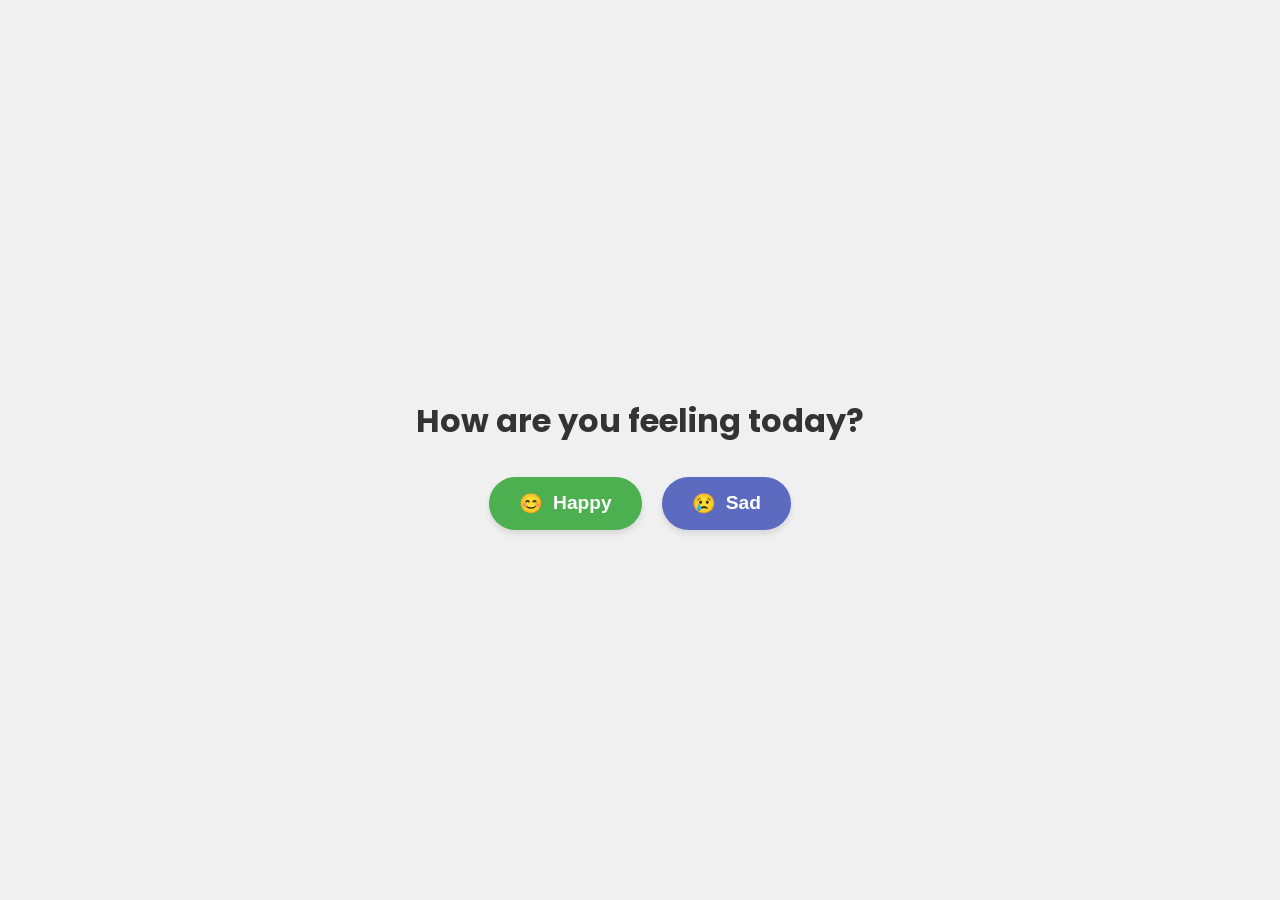
<file: legacy_static/index.html>
<!DOCTYPE html>
<html lang="en">

<head>
    <meta charset="UTF-8">
    <meta name="viewport" content="width=device-width, initial-scale=1.0">
    <title>Mood Fortune Teller</title>
    <link rel="stylesheet" href="style.css">
    <link href="https://fonts.googleapis.com/css2?family=Poppins:wght@400;600;800&display=swap" rel="stylesheet">
</head>

<body>
    <div id="app">
        <!-- Mood Selection Screen -->
        <section id="mood-screen" class="screen active">
            <h1>How are you feeling today?</h1>
            <div class="mood-buttons">
                <button class="mood-btn happy" data-mood="happy">
                    <span class="emoji">😊</span> Happy
                </button>
                <button class="mood-btn sad" data-mood="sad">
                    <span class="emoji">😢</span> Sad
                </button>
            </div>
        </section>

        <!-- Main Fortune Teller Screen -->
        <section id="game-screen" class="screen hidden">
            <div class="header">
                <button id="back-btn">← Back</button>
                <h2 id="instruction-text">Pick a color</h2>
            </div>

            <div class="fortune-teller-container">
                <div id="fortune-teller" class="fortune-teller">
                    <!-- Dynamic content will be injected here -->
                </div>
            </div>
        </section>

        <!-- Result Screen -->
        <section id="result-screen" class="screen hidden">
            <div class="result-content">
                <h2>Your Fortune</h2>
                <p id="fortune-text"></p>
                <button id="restart-btn" class="primary-btn">Start Over</button>
            </div>
        </section>
    </div>
    <script src="script.js"></script>
</body>

</html>
</file>
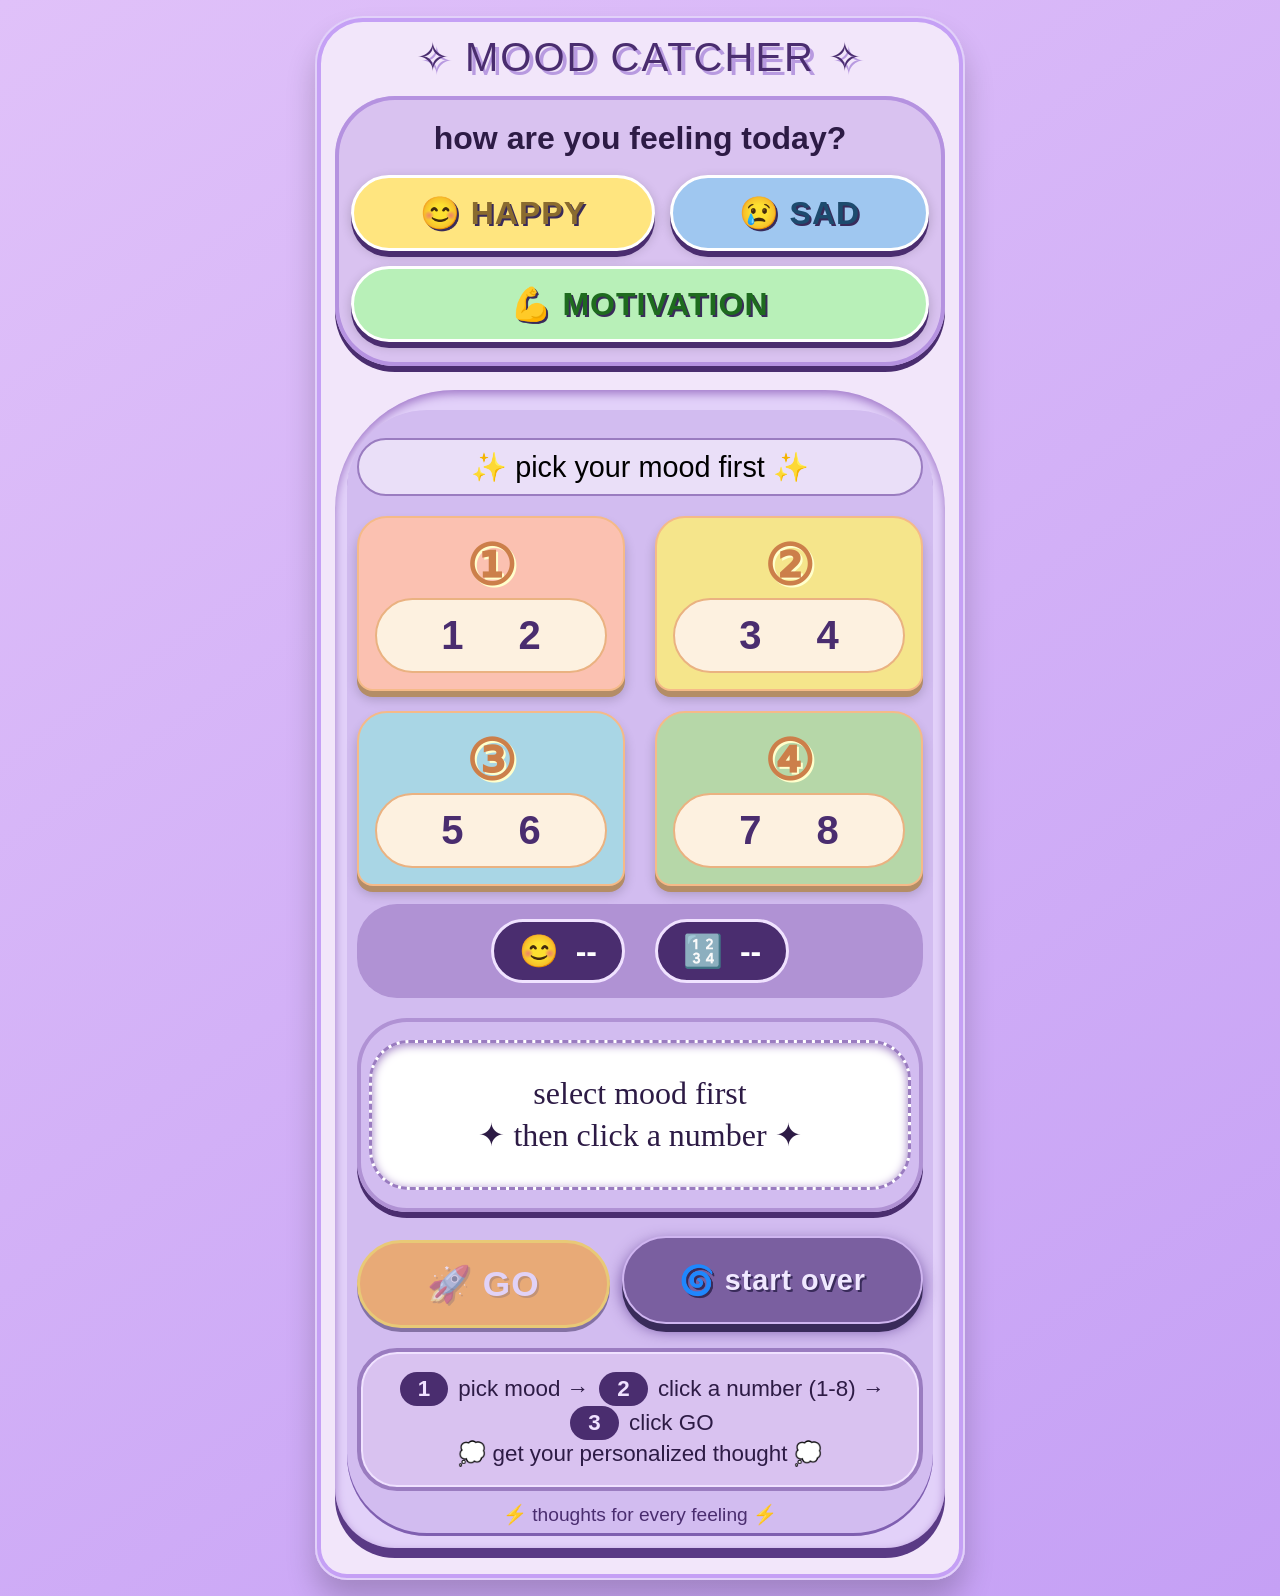
<file: three/index.html>
<!DOCTYPE html>
<html lang="en">
<head>
    <meta charset="UTF-8">
    <meta name="viewport" content="width=device-width, initial-scale=1.0">
    <title>mood catcher · thoughts for every feeling</title>
    <style>
        * {
            box-sizing: border-box;
            margin: 0;
            user-select: none;
        }

        body {
            background: linear-gradient(145deg, #e0c1f9 0%, #c5a0f5 100%);
            min-height: 100vh;
            display: flex;
            justify-content: center;
            align-items: center;
            font-family: 'Segoe UI', 'Comic Sans MS', 'Chalkboard SE', cursive, sans-serif;
            margin: 0;
            padding: 16px;
        }

        .game-container {
            background: #f2e6fa;
            border-radius: 48px 48px 32px 32px;
            box-shadow: 0 20px 30px rgba(0,0,0,0.2), inset 0 0 0 2px #e2d1f9, inset 0 0 0 6px #c5a0f5;
            padding: 28px 20px 32px 20px;
            max-width: 650px;
            width: 100%;
        }

        h1 {
            text-align: center;
            font-size: 2.5rem;
            font-weight: 500;
            letter-spacing: 2px;
            color: #4a2d6f;
            text-shadow: 4px 4px 0 #b89ae0;
            margin-top: -10px;
            margin-bottom: 16px;
            word-break: break-word;
        }

        /* MOOD SELECTOR */
        .mood-selector {
            background: #d9c2f0;
            border-radius: 60px;
            padding: 24px 16px;
            margin-bottom: 24px;
            box-shadow: inset 0 0 0 4px #b592e0, 0 6px 0 #4a2d6f;
        }

        .mood-title {
            font-size: 2rem;
            text-align: center;
            color: #2d1b45;
            margin-bottom: 18px;
            font-weight: 600;
        }

        .mood-buttons {
            display: flex;
            flex-wrap: wrap;
            justify-content: center;
            gap: 15px;
        }

        .mood-btn {
            font-size: 2rem;
            padding: 16px 28px;
            border-radius: 60px;
            border: none;
            font-weight: bold;
            cursor: pointer;
            transition: 0.1s ease;
            box-shadow: 0 6px 0 #4a2d6f, 0 4px 12px rgba(0,0,0,0.2);
            flex: 1 1 auto;
            min-width: 150px;
            border: 3px solid white;
        }

        .mood-btn.active {
            transform: translateY(4px);
            box-shadow: 0 2px 0 #4a2d6f, 0 4px 12px rgba(0,0,0,0.2);
            border: 3px solid gold;
        }

        #moodHappy {
            background: #ffe57f;
            color: #8a6b2f;
        }
        #moodSad {
            background: #9fc7f0;
            color: #1d4b6e;
        }
        #moodMotivation {
            background: #b8f0b8;
            color: #1e6b1e;
        }

        .fortune-paper {
            background: #e2d1f9;
            border-radius: 120px 120px 60px 60px;
            padding: 20px 12px 12px 12px;
            box-shadow: inset 0 4px 10px #a27ac9, 0 10px 0 #5a3a85;
        }

        .picker-zone {
            background: #d2bcf0;
            border-radius: 80px;
            padding: 18px 10px 10px 10px;
            box-shadow: inset 0 -3px 0 #7f5fb0;
        }

        .fold-grid {
            display: flex;
            flex-wrap: wrap;
            justify-content: center;
            gap: 20px 30px;
            margin: 20px 0 18px;
        }

        .color-flap {
            background: #ffe7c4;
            border-radius: 30px 30px 16px 16px;
            padding: 20px 16px 16px;
            flex: 1 1 180px;
            min-width: 150px;
            box-shadow: 0 6px 0 #b48d66, 0 8px 12px rgba(0,0,0,0.2);
            transition: all 0.1s ease;
            border: 2px solid #f5ba88;
            cursor: pointer;
        }

        .flap-number {
            font-size: 3.5rem;
            line-height: 1;
            font-weight: 700;
            color: #cc7f4a;
            text-align: center;
            text-shadow: 2px 2px 0 #ffc;
            margin-bottom: 4px;
        }

        .flap-numbers {
            display: flex;
            justify-content: center;
            gap: 25px;
            font-size: 2.5rem;
            font-weight: 700;
            color: #4a2d6f;
            background: #fdf1e0;
            border-radius: 60px;
            padding: 8px 16px;
            border: 2px solid #eab281;
            cursor: pointer;
        }

        .flap-numbers span {
            cursor: pointer;
            padding: 5px 15px;
            border-radius: 40px;
            transition: 0.1s ease;
        }

        .flap-numbers span:hover {
            background: #ffd966;
            transform: scale(1.1);
        }

        .flap-numbers span.selected {
            background: gold;
            box-shadow: 0 0 0 3px #ff7f4f;
        }

        .selection-display {
            background: #b092d4;
            border-radius: 40px;
            padding: 15px;
            margin: 10px 0 20px;
            display: flex;
            justify-content: center;
            gap: 30px;
            font-size: 2rem;
            color: white;
            text-shadow: 2px 2px 0 #4a2d6f;
            font-weight: bold;
        }

        .selection-item {
            background: #4a2d6f;
            padding: 10px 25px;
            border-radius: 40px;
            min-width: 120px;
            text-align: center;
            border: 3px solid #f0e2ff;
        }

        .selection-item span {
            color: gold;
            margin-right: 8px;
        }

        .message-screen {
            background: #d2bcf0;
            border-radius: 50px;
            padding: 22px 12px;
            margin: 12px 0 24px;
            box-shadow: inset 0 0 0 4px #b092d4, 0 6px 0 #4a2d6f;
        }

        .message-display {
            background: white;
            font-size: 2rem;
            padding: 26px 16px;
            text-align: center;
            border-radius: 40px;
            color: #2d1b45;
            box-shadow: inset 0 2px 10px #9c7ac2;
            border: 3px dashed #9a7cc0;
            word-break: break-word;
            min-height: 150px;
            display: flex;
            align-items: center;
            justify-content: center;
            line-height: 1.3;
            font-family: 'Kalam', 'Comic Sans MS', cursive;
        }

        .action-panel {
            display: flex;
            flex-wrap: wrap;
            justify-content: center;
            gap: 12px;
            margin: 16px 0 8px;
        }

        button {
            background: #7a5fa0;
            border: none;
            font-size: 1.8rem;
            font-weight: bold;
            padding: 18px 28px;
            border-radius: 60px;
            color: #f0e8ff;
            text-shadow: 2px 2px 0 #392b5a;
            box-shadow: 0 8px 0 #392b5a, 0 6px 16px #6f4f9f;
            cursor: pointer;
            transition: 0.06s linear;
            font-family: inherit;
            letter-spacing: 1px;
            flex: 1 1 auto;
            min-width: 160px;
            border: 2px solid #cfb5f0;
        }

        button:active {
            transform: translateY(6px);
            box-shadow: 0 2px 0 #392b5a, 0 6px 16px #6f4f9f;
        }

        button:disabled {
            opacity: 0.5;
            transform: translateY(4px);
            box-shadow: 0 4px 0 #392b5a;
            cursor: not-allowed;
        }

        .go-button {
            background: #ff9900;
            text-shadow: 2px 2px 0 #b36b00;
            box-shadow: 0 8px 0 #b36b00, 0 6px 16px #ffb347;
            font-size: 2.2rem;
            padding: 20px 40px;
            min-width: 200px;
            border: 3px solid gold;
        }

        .go-button:active {
            transform: translateY(6px);
            box-shadow: 0 2px 0 #b36b00, 0 6px 16px #ffb347;
        }

        .go-button.ready {
            animation: pulse 1.5s infinite;
        }

        @keyframes pulse {
            0% { transform: scale(1); }
            50% { transform: scale(1.05); background: #ffb347; }
            100% { transform: scale(1); }
        }

        .instructions {
            background: #d9c2f0;
            border-radius: 40px;
            padding: 20px 16px;
            margin-top: 24px;
            font-size: 1.4rem;
            text-align: center;
            color: #2d1b45;
            border: 4px solid #9a7cc0;
            box-shadow: inset 0 0 0 2px #f0e2ff;
        }

        .instructions span {
            background: #4a2d6f;
            color: #f0e2ff;
            padding: 4px 18px;
            border-radius: 60px;
            margin: 0 4px;
            font-weight: 600;
            display: inline-block;
        }

        .credit {
            text-align: center;
            margin-top: 12px;
            color: #4a2d6f;
            font-size: 1.2rem;
        }

        .mood-indicator {
            font-size: 1.8rem;
            text-align: center;
            margin: 10px 0;
            padding: 10px;
            background: #ffffff88;
            border-radius: 40px;
            border: 2px solid #9a7cc0;
        }
    </style>
</head>
<body>
<div class="game-container">
    <h1>✧ MOOD CATCHER ✧</h1>
    
    <!-- MOOD SELECTOR SECTION -->
    <div class="mood-selector">
        <div class="mood-title">how are you feeling today?</div>
        <div class="mood-buttons">
            <button class="mood-btn" id="moodHappy">😊 HAPPY</button>
            <button class="mood-btn" id="moodSad">😢 SAD</button>
            <button class="mood-btn" id="moodMotivation">💪 MOTIVATION</button>
        </div>
    </div>

    <div class="fortune-paper">
        <div class="picker-zone">
            <!-- mood indicator -->
            <div class="mood-indicator" id="moodDisplay">✨ pick your mood first ✨</div>

            <!-- the four coloured flaps with numbers 1-8 (clickable) -->
            <div class="fold-grid">
                <!-- flap 1 : red - numbers 1,2 -->
                <div class="color-flap" style="background: #fbc1b1;" data-flap="1">
                    <div class="flap-number">①</div>
                    <div class="flap-numbers">
                        <span data-number="1">1</span>
                        <span data-number="2">2</span>
                    </div>
                </div>
                <!-- flap 2 : yellow - numbers 3,4 -->
                <div class="color-flap" style="background: #f5e58b;" data-flap="2">
                    <div class="flap-number">②</div>
                    <div class="flap-numbers">
                        <span data-number="3">3</span>
                        <span data-number="4">4</span>
                    </div>
                </div>
                <!-- flap 3 : blue - numbers 5,6 -->
                <div class="color-flap" style="background: #a9d6e5;" data-flap="3">
                    <div class="flap-number">③</div>
                    <div class="flap-numbers">
                        <span data-number="5">5</span>
                        <span data-number="6">6</span>
                    </div>
                </div>
                <!-- flap 4 : green - numbers 7,8 -->
                <div class="color-flap" style="background: #b6d7a8;" data-flap="4">
                    <div class="flap-number">④</div>
                    <div class="flap-numbers">
                        <span data-number="7">7</span>
                        <span data-number="8">8</span>
                    </div>
                </div>
            </div>

            <!-- SELECTION DISPLAY -->
            <div class="selection-display">
                <div class="selection-item" id="displayMood"><span>😊</span> -- </div>
                <div class="selection-item" id="displayNumber"><span>🔢</span> -- </div>
            </div>

            <!-- MESSAGE DISPLAY -->
            <div class="message-screen">
                <div class="message-display" id="messageText">
                    select mood first<br>✦ then click a number ✦
                </div>
            </div>

            <!-- BUTTON PANEL -->
            <div class="action-panel">
                <button id="goBtn" class="go-button" disabled>🚀 GO</button>
                <button id="resetBtn">🌀 start over</button>
            </div>

            <div class="instructions">
                <span>1</span> pick mood → <span>2</span> click a number (1-8) → <span>3</span> click GO<br>
                💭 get your personalized thought 💭
            </div>
            <div class="credit">
                ⚡ thoughts for every feeling ⚡
            </div>
        </div>
    </div>
</div>

<script>
    (function() {
        // ----- MESSAGES FOR EACH MOOD (8 per mood) -----
        const MESSAGES = {
            happy: [
                "😊 YOUR SMILE BRIGHTENS SOMEONE'S DAY",
                "✨ THIS HAPPINESS? YOU DESERVE IT ALL",
                "🌟 TODAY IS YOUR DAY - ENJOY EVERY MOMENT",
                "💖 SPREAD YOUR JOY, IT'S CONTAGIOUS",
                "🌙 HAPPY VIBES ATTRACT GOOD THINGS",
                "⭐ YOUR ENERGY IS MAGNETIC TODAY",
                "🎉 CELEBRATE THE LITTLE WINS",
                "🍭 LIFE IS GOOD AND YOU ARE TOO"
            ],
            sad: [
                "💙 IT'S OKAY NOT TO BE OKAY",
                "🌧️ STORMS DON'T LAST FOREVER",
                "🌸 THIS FEELING WILL PASS, BE GENTLE WITH YOURSELF",
                "🤗 YOU ARE LOVED, EVEN WHEN IT'S HARD TO FEEL IT",
                "🌙 REST IF YOU MUST, BUT DON'T YOU QUIT",
                "💫 EVEN THE DARKEST NIGHT ENDS WITH SUNRISE",
                "🧸 BE KIND TO YOUR HEART TODAY",
                "💕 YOU'VE MADE IT THROUGH 100% OF YOUR BAD DAYS"
            ],
            motivation: [
                "💪 YOU ARE STRONGER THAN YOU THINK",
                "🚀 DREAM BIG, THEN MAKE IT HAPPEN",
                "⚡ YOUR POTENTIAL IS LIMITLESS",
                "🎯 EVERY EXPERT WAS ONCE A BEGINNER",
                "🌟 BELIEVE YOU CAN AND YOU'RE HALFWAY THERE",
                "🔥 PROGRESS, NOT PERFECTION",
                "💫 YOU'VE GOT THE POWER TO CHANGE YOUR STORY",
                "🌈 TODAY'S EFFORT = TOMORROW'S SUCCESS"
            ]
        };

        // ---------- state ----------
        let currentMood = null;          // 'happy', 'sad', 'motivation'
        let selectedNumber = null;        // 1-8
        let readyForGo = false;

        // DOM elements
        const messageDiv = document.getElementById('messageText');
        const moodDisplay = document.getElementById('moodDisplay');
        const displayMood = document.getElementById('displayMood');
        const displayNumber = document.getElementById('displayNumber');
        const goBtn = document.getElementById('goBtn');
        const resetBtn = document.getElementById('resetBtn');
        const moodHappy = document.getElementById('moodHappy');
        const moodSad = document.getElementById('moodSad');
        const moodMotivation = document.getElementById('moodMotivation');
        const numberSpans = document.querySelectorAll('.flap-numbers span');
        const flaps = document.querySelectorAll('.color-flap');
        const moodBtns = [moodHappy, moodSad, moodMotivation];

        // helper: clear all selections
        function clearAllSelections() {
            // remove selected class from all numbers
            numberSpans.forEach(span => {
                span.classList.remove('selected');
            });
            
            // remove highlight from all flaps
            flaps.forEach(flap => {
                flap.style.boxShadow = '0 6px 0 #b48d66, 0 8px 12px rgba(0,0,0,0.2)';
                flap.style.border = '2px solid #f5ba88';
            });
        }

        // highlight the flap containing a number
        function highlightFlapForNumber(number) {
            // first clear all flap highlights
            flaps.forEach(flap => {
                flap.style.boxShadow = '0 6px 0 #b48d66, 0 8px 12px rgba(0,0,0,0.2)';
                flap.style.border = '2px solid #f5ba88';
            });
            
            // determine which flap contains this number
            let flapNum;
            if (number <= 2) flapNum = 1;
            else if (number <= 4) flapNum = 2;
            else if (number <= 6) flapNum = 3;
            else flapNum = 4;
            
            // highlight that flap
            const targetFlap = document.querySelector(`.color-flap[data-flap="${flapNum}"]`);
            if (targetFlap) {
                targetFlap.style.boxShadow = '0 0 0 4px #fdb, 0 6px 0 #b48d66, 0 8px 12px black';
                targetFlap.style.border = '3px solid #ff7f4f';
            }
        }

        // remove active class from all mood buttons
        function clearMoodActive() {
            moodBtns.forEach(btn => {
                btn.classList.remove('active');
            });
        }

        // update selection display
        function updateSelectionDisplay() {
            if (currentMood) {
                const moodEmoji = currentMood === 'happy' ? '😊' : currentMood === 'sad' ? '😢' : '💪';
                const moodName = currentMood === 'happy' ? 'HAPPY' : currentMood === 'sad' ? 'SAD' : 'MOTIVATION';
                displayMood.innerHTML = `<span>${moodEmoji}</span> ${moodName}`;
            } else {
                displayMood.innerHTML = `<span>😊</span> --`;
            }
            
            if (selectedNumber) {
                displayNumber.innerHTML = `<span>🔢</span> ${selectedNumber}`;
            } else {
                displayNumber.innerHTML = `<span>🔢</span> --`;
            }
        }

        // set mood
        function setMood(mood) {
            currentMood = mood;
            clearMoodActive();
            
            // highlight selected mood button
            if (mood === 'happy') moodHappy.classList.add('active');
            if (mood === 'sad') moodSad.classList.add('active');
            if (mood === 'motivation') moodMotivation.classList.add('active');
            
            // update mood display
            const moodEmoji = mood === 'happy' ? '😊' : mood === 'sad' ? '😢' : '💪';
            const moodName = mood === 'happy' ? 'HAPPY' : mood === 'sad' ? 'SAD' : 'MOTIVATION';
            moodDisplay.innerHTML = `${moodEmoji} mood: ${moodName} ${moodEmoji}`;
            
            updateSelectionDisplay();
            
            // check if ready for GO
            checkReadyForGo();
            
            messageDiv.innerHTML = `mood set! now click a number (1-8)`;
        }

        // select a number
        function selectNumber(number) {
            // clear previous number selection
            numberSpans.forEach(span => {
                span.classList.remove('selected');
            });
            
            // highlight the clicked number
            const selectedSpan = Array.from(numberSpans).find(span => parseInt(span.dataset.number) === number);
            if (selectedSpan) {
                selectedSpan.classList.add('selected');
            }
            
            selectedNumber = number;
            highlightFlapForNumber(number);
            updateSelectionDisplay();
            
            // check if ready for GO
            checkReadyForGo();
            
            messageDiv.innerHTML = `number ${number} selected! click GO 🚀`;
        }

        // check if both mood and number are selected
        function checkReadyForGo() {
            if (currentMood && selectedNumber) {
                goBtn.disabled = false;
                goBtn.classList.add('ready');
            } else {
                goBtn.disabled = true;
                goBtn.classList.remove('ready');
            }
        }

        // reset entire game
        function resetGame() {
            currentMood = null;
            selectedNumber = null;
            clearMoodActive();
            clearAllSelections();
            goBtn.disabled = true;
            goBtn.classList.remove('ready');
            moodDisplay.innerHTML = '✨ pick your mood first ✨';
            updateSelectionDisplay();
            messageDiv.innerHTML = 'select mood first<br>✦ then click a number ✦';
        }

        // GO button - reveal the message
        function revealMessage() {
            if (!currentMood || !selectedNumber) {
                messageDiv.innerHTML = '❗ please select mood and a number first';
                return;
            }

            // generate message based on mood + number
            let messageIdx = selectedNumber - 1;
            const finalMessage = MESSAGES[currentMood][messageIdx];

            // add appropriate emoji based on mood
            const moodEmoji = currentMood === 'happy' ? '😊' : currentMood === 'sad' ? '💙' : '💪';
            
            // display message
            messageDiv.innerHTML = `${moodEmoji} ${finalMessage} ${moodEmoji}`;
        }

        // MOOD BUTTONS
        moodHappy.addEventListener('click', () => setMood('happy'));
        moodSad.addEventListener('click', () => setMood('sad'));
        moodMotivation.addEventListener('click', () => setMood('motivation'));

        // NUMBER CLICK - directly on the numbers
        numberSpans.forEach(span => {
            span.addEventListener('click', (e) => {
                e.stopPropagation(); // prevent triggering flap click
                if (!currentMood) {
                    messageDiv.innerHTML = '❗ select your mood first!';
                    return;
                }
                const number = parseInt(span.dataset.number);
                selectNumber(number);
            });
        });

        // clicking on flap (background) - just for convenience, but we'll make it select the first number on that flap
        flaps.forEach(flap => {
            flap.addEventListener('click', (e) => {
                // if the click was on the flap background (not on a number span)
                if (!e.target.matches('.flap-numbers span')) {
                    if (!currentMood) {
                        messageDiv.innerHTML = '❗ select your mood first!';
                        return;
                    }
                    // get the first number from this flap
                    const flapNum = parseInt(flap.dataset.flap);
                    let firstNumber;
                    if (flapNum === 1) firstNumber = 1;
                    else if (flapNum === 2) firstNumber = 3;
                    else if (flapNum === 3) firstNumber = 5;
                    else firstNumber = 7;
                    
                    selectNumber(firstNumber);
                }
            });
        });

        // GO button
        goBtn.addEventListener('click', revealMessage);

        // reset button
        resetBtn.addEventListener('click', resetGame);

        // initialize
        resetGame();
    })();
</script>
</body>
</html>
</file>
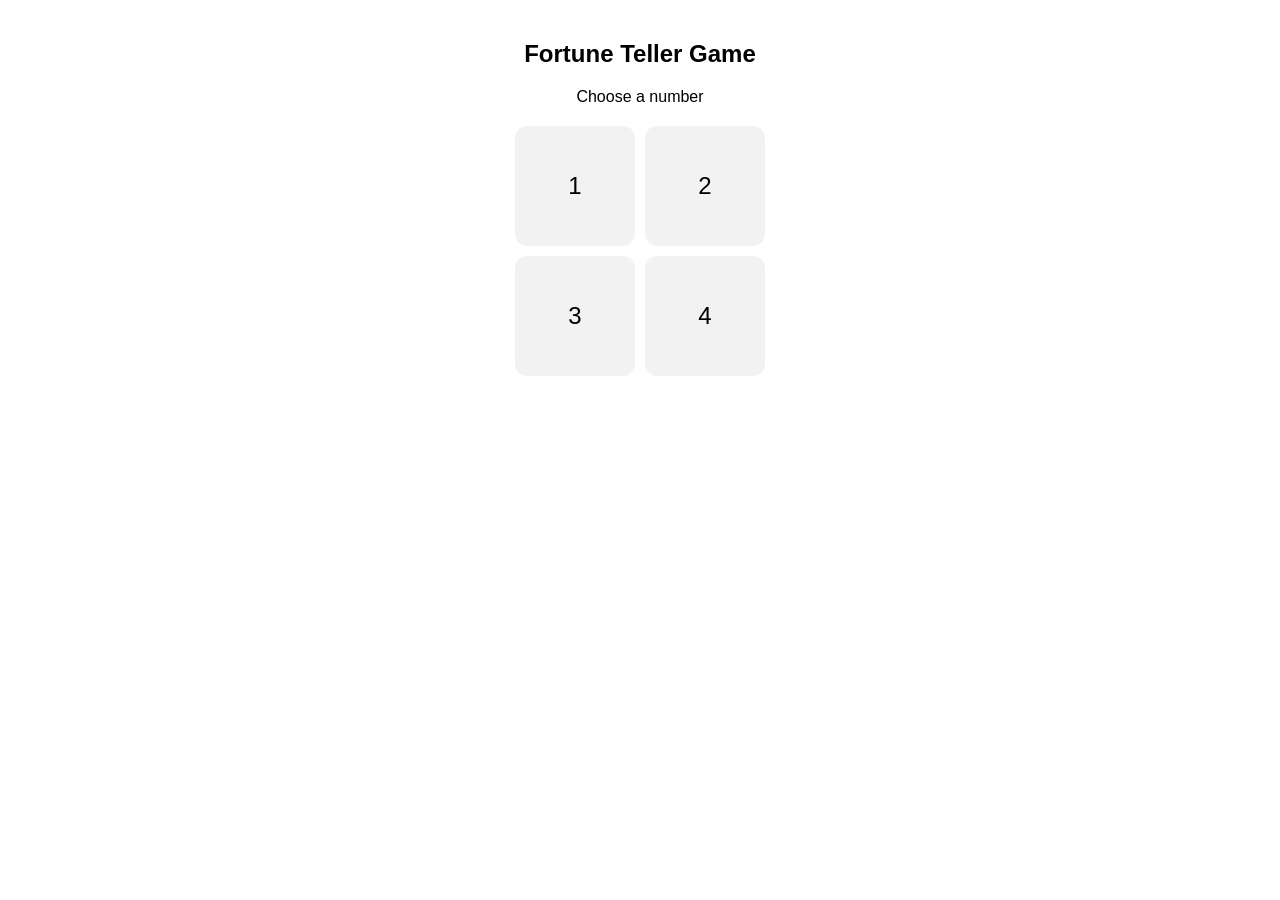
<file: three/fortune.html>
<!DOCTYPE html>
<html>
<head>
  <title>Fortune Teller</title>
  <style>
    body {
      font-family: Arial, sans-serif;
      text-align: center;
      margin-top: 40px;
    }

    h2 {
      margin-bottom: 20px;
    }

    .grid {
      display: grid;
      grid-template-columns: repeat(2, 120px);
      grid-gap: 10px;
      justify-content: center;
      margin-top: 20px;
    }

    .card {
      width: 120px;
      height: 120px;
      background: #f2f2f2;
      display: flex;
      align-items: center;
      justify-content: center;
      font-size: 24px;
      cursor: pointer;
      border-radius: 12px;
      transition: transform 0.3s, background 0.3s;
    }

    .card:hover {
      transform: scale(1.05);
      background: #e0e0e0;
    }

    #message {
      margin-top: 25px;
      font-size: 20px;
      font-weight: bold;
    }
  </style>
</head>

<body>

<h2>Fortune Teller Game</h2>
<p id="instruction">Choose a number</p>

<div class="grid" id="gameGrid"></div>

<div id="message"></div>

<script>

let step = 1;

const grid = document.getElementById("gameGrid");
const instruction = document.getElementById("instruction");
const message = document.getElementById("message");

function createCards(numbers) {
  grid.innerHTML = "";
  numbers.forEach(num => {
    const div = document.createElement("div");
    div.className = "card";
    div.innerText = num;
    div.onclick = () => handleChoice(num);
    grid.appendChild(div);
  });
}

function handleChoice(choice) {

  if (step === 1) {
    instruction.innerText = "Choose again";
    createCards([1,2,3,4,5,6,7,8]);
    step = 2;
  }

  else if (step === 2) {
    instruction.innerText = "Your fortune:";
    
    const fortunes = [
      "You will score well in exams!",
      "A good opportunity is coming!",
      "You will learn something exciting!",
      "Success is closer than you think!"
    ];

    const random = fortunes[Math.floor(Math.random() * fortunes.length)];
    message.innerText = random;

    grid.innerHTML = "";
  }
}

createCards([1,2,3,4]);

</script>

</body>
</html>
</file>
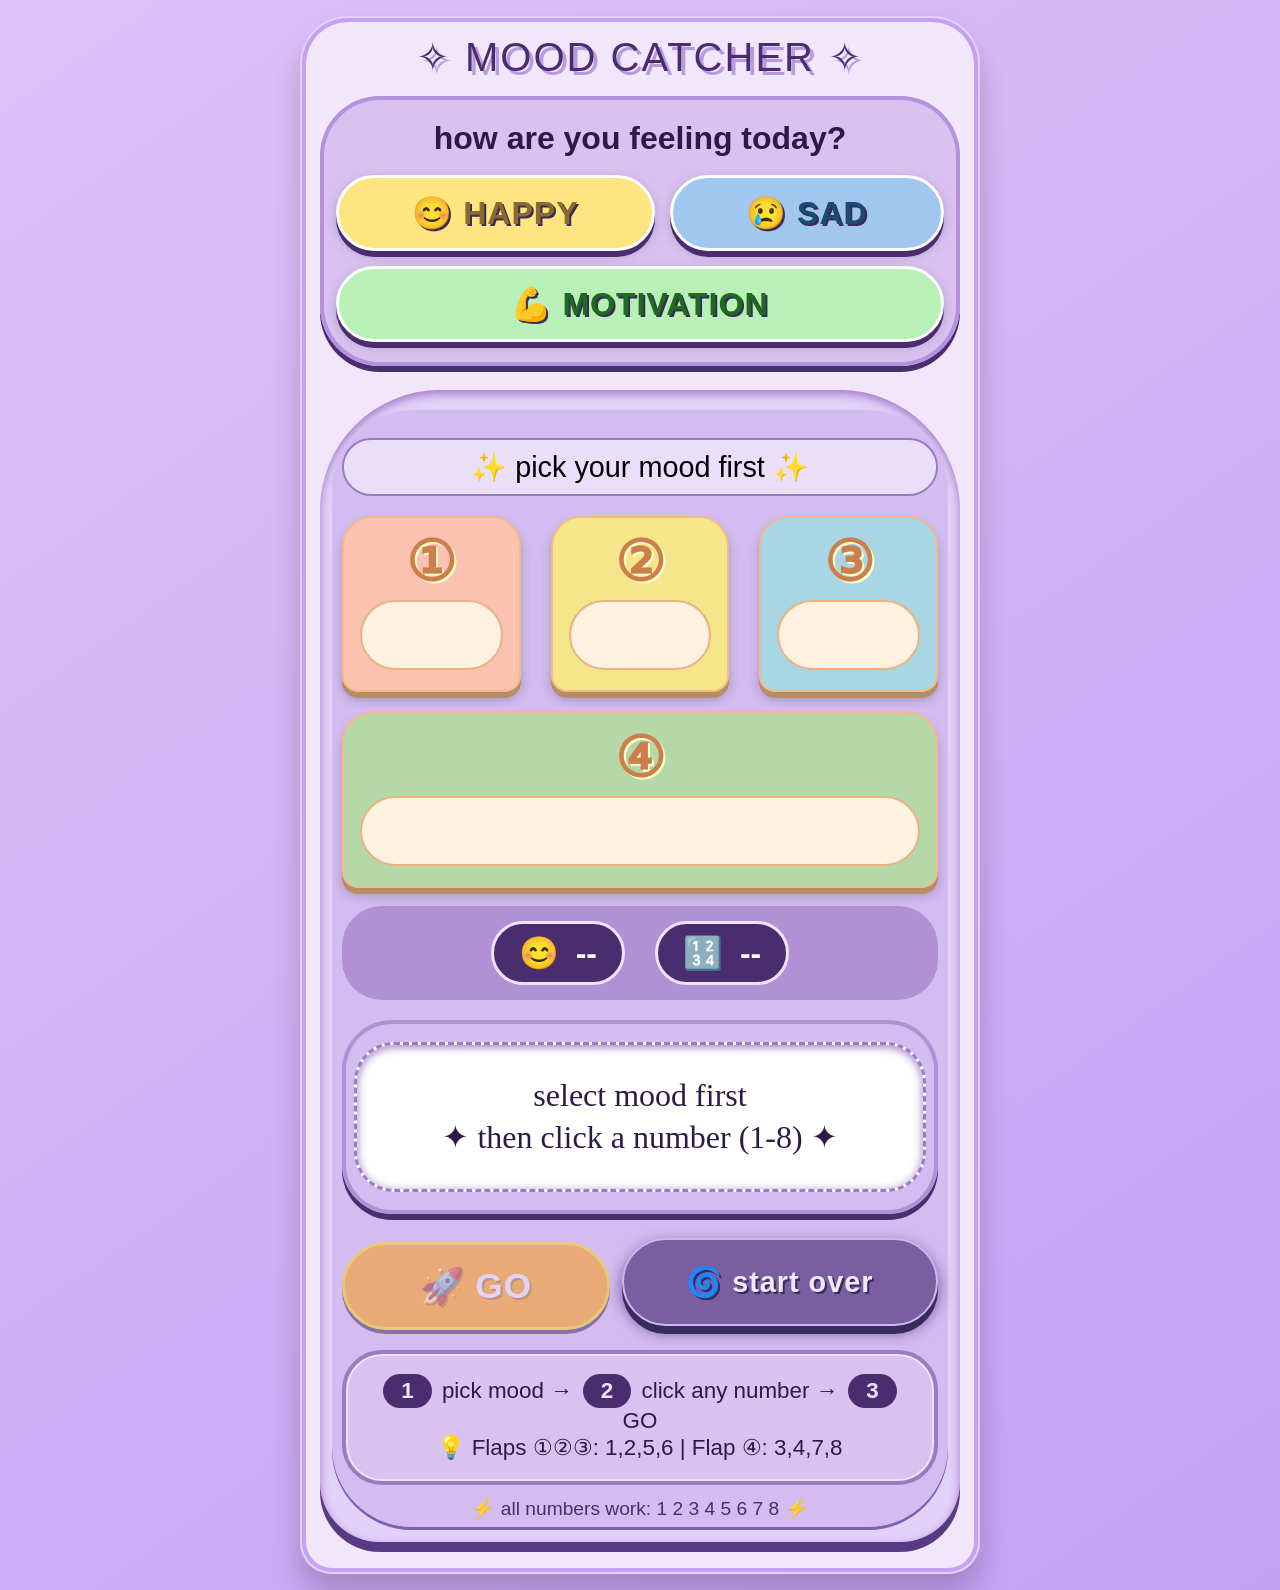
<file: three/trymore2.html>
<!DOCTYPE html>
<html lang="en">
<head>
    <meta charset="UTF-8">
    <meta name="viewport" content="width=device-width, initial-scale=1.0">
    <title>mood catcher · absolutely fixed</title>
    <style>
        * {
            box-sizing: border-box;
            margin: 0;
            user-select: none;
        }

        body {
            background: linear-gradient(145deg, #e0c1f9 0%, #c5a0f5 100%);
            min-height: 100vh;
            display: flex;
            justify-content: center;
            align-items: center;
            font-family: 'Segoe UI', 'Comic Sans MS', 'Chalkboard SE', cursive, sans-serif;
            margin: 0;
            padding: 16px;
        }

        .game-container {
            background: #f2e6fa;
            border-radius: 48px 48px 32px 32px;
            box-shadow: 0 20px 30px rgba(0,0,0,0.2), inset 0 0 0 2px #e2d1f9, inset 0 0 0 6px #c5a0f5;
            padding: 28px 20px 32px 20px;
            max-width: 680px;
            width: 100%;
        }

        h1 {
            text-align: center;
            font-size: 2.5rem;
            font-weight: 500;
            letter-spacing: 2px;
            color: #4a2d6f;
            text-shadow: 4px 4px 0 #b89ae0;
            margin-top: -10px;
            margin-bottom: 16px;
        }

        .mood-selector {
            background: #d9c2f0;
            border-radius: 60px;
            padding: 24px 16px;
            margin-bottom: 24px;
            box-shadow: inset 0 0 0 4px #b592e0, 0 6px 0 #4a2d6f;
        }

        .mood-title {
            font-size: 2rem;
            text-align: center;
            color: #2d1b45;
            margin-bottom: 18px;
            font-weight: 600;
        }

        .mood-buttons {
            display: flex;
            flex-wrap: wrap;
            justify-content: center;
            gap: 15px;
        }

        .mood-btn {
            font-size: 2rem;
            padding: 16px 28px;
            border-radius: 60px;
            border: none;
            font-weight: bold;
            cursor: pointer;
            transition: 0.1s ease;
            box-shadow: 0 6px 0 #4a2d6f, 0 4px 12px rgba(0,0,0,0.2);
            flex: 1 1 auto;
            min-width: 150px;
            border: 3px solid white;
        }

        .mood-btn.active {
            transform: translateY(4px);
            box-shadow: 0 2px 0 #4a2d6f, 0 4px 12px rgba(0,0,0,0.2);
            border: 3px solid gold;
        }

        #moodHappy {
            background: #ffe57f;
            color: #8a6b2f;
        }
        #moodSad {
            background: #9fc7f0;
            color: #1d4b6e;
        }
        #moodMotivation {
            background: #b8f0b8;
            color: #1e6b1e;
        }

        .fortune-paper {
            background: #e2d1f9;
            border-radius: 120px 120px 60px 60px;
            padding: 20px 12px 12px 12px;
            box-shadow: inset 0 4px 10px #a27ac9, 0 10px 0 #5a3a85;
        }

        .picker-zone {
            background: #d2bcf0;
            border-radius: 80px;
            padding: 18px 10px 10px 10px;
            box-shadow: inset 0 -3px 0 #7f5fb0;
        }

        .fold-grid {
            display: flex;
            flex-wrap: wrap;
            justify-content: center;
            gap: 20px 30px;
            margin: 20px 0 18px;
        }

        .color-flap {
            background: #ffe7c4;
            border-radius: 30px 30px 16px 16px;
            padding: 16px 16px 20px;
            flex: 1 1 150px;
            min-width: 140px;
            box-shadow: 0 6px 0 #b48d66, 0 8px 12px rgba(0,0,0,0.2);
            transition: all 0.1s ease;
            border: 2px solid #f5ba88;
            cursor: pointer;
            text-align: center;
        }

        .flap-number {
            font-size: 3.5rem;
            line-height: 1;
            font-weight: 700;
            color: #cc7f4a;
            text-align: center;
            text-shadow: 2px 2px 0 #ffc;
            margin-bottom: 10px;
            pointer-events: none;
        }

        .flap-numbers {
            display: flex;
            justify-content: center;
            gap: 12px;
            font-size: 2.2rem;
            font-weight: 700;
            color: #4a2d6f;
            background: #fdf1e0;
            border-radius: 50px;
            padding: 10px 8px;
            border: 2px solid #eab281;
            min-height: 70px;
            align-items: center;
            flex-wrap: wrap;
            pointer-events: none;
        }

        .number-btn {
            cursor: pointer;
            padding: 5px 14px;
            border-radius: 40px;
            background: #f7d9b3;
            display: inline-block;
            box-shadow: 0 3px 0 #b48d66;
            font-size: 2rem;
            min-width: 45px;
            text-align: center;
            pointer-events: auto;
            border: none;
            transition: all 0.1s ease;
        }

        .number-btn:hover {
            background: #ffd966;
            transform: scale(1.1);
        }

        .number-btn.selected {
            background: gold;
            box-shadow: 0 0 0 3px #ff7f4f, 0 3px 0 #b48d66;
        }

        .selection-display {
            background: #b092d4;
            border-radius: 40px;
            padding: 15px;
            margin: 10px 0 20px;
            display: flex;
            justify-content: center;
            gap: 30px;
            font-size: 2rem;
            color: white;
            text-shadow: 2px 2px 0 #4a2d6f;
            font-weight: bold;
        }

        .selection-item {
            background: #4a2d6f;
            padding: 10px 25px;
            border-radius: 40px;
            min-width: 120px;
            text-align: center;
            border: 3px solid #f0e2ff;
        }

        .selection-item span {
            color: gold;
            margin-right: 8px;
        }

        .message-screen {
            background: #d2bcf0;
            border-radius: 50px;
            padding: 22px 12px;
            margin: 12px 0 24px;
            box-shadow: inset 0 0 0 4px #b092d4, 0 6px 0 #4a2d6f;
        }

        .message-display {
            background: white;
            font-size: 2rem;
            padding: 26px 16px;
            text-align: center;
            border-radius: 40px;
            color: #2d1b45;
            box-shadow: inset 0 2px 10px #9c7ac2;
            border: 3px dashed #9a7cc0;
            min-height: 150px;
            display: flex;
            align-items: center;
            justify-content: center;
            line-height: 1.3;
            font-family: 'Kalam', 'Comic Sans MS', cursive;
        }

        .action-panel {
            display: flex;
            flex-wrap: wrap;
            justify-content: center;
            gap: 12px;
            margin: 16px 0 8px;
        }

        button {
            background: #7a5fa0;
            border: none;
            font-size: 1.8rem;
            font-weight: bold;
            padding: 18px 28px;
            border-radius: 60px;
            color: #f0e8ff;
            text-shadow: 2px 2px 0 #392b5a;
            box-shadow: 0 8px 0 #392b5a, 0 6px 16px #6f4f9f;
            cursor: pointer;
            transition: 0.06s linear;
            font-family: inherit;
            letter-spacing: 1px;
            flex: 1 1 auto;
            min-width: 160px;
            border: 2px solid #cfb5f0;
        }

        button:active {
            transform: translateY(6px);
            box-shadow: 0 2px 0 #392b5a, 0 6px 16px #6f4f9f;
        }

        button:disabled {
            opacity: 0.5;
            transform: translateY(4px);
            box-shadow: 0 4px 0 #392b5a;
            cursor: not-allowed;
        }

        .go-button {
            background: #ff9900;
            text-shadow: 2px 2px 0 #b36b00;
            box-shadow: 0 8px 0 #b36b00, 0 6px 16px #ffb347;
            font-size: 2.2rem;
            padding: 20px 40px;
            min-width: 200px;
            border: 3px solid gold;
        }

        .go-button.ready {
            animation: pulse 1.5s infinite;
        }

        @keyframes pulse {
            0% { transform: scale(1); }
            50% { transform: scale(1.05); background: #ffb347; }
            100% { transform: scale(1); }
        }

        .instructions {
            background: #d9c2f0;
            border-radius: 40px;
            padding: 20px 16px;
            margin-top: 24px;
            font-size: 1.4rem;
            text-align: center;
            color: #2d1b45;
            border: 4px solid #9a7cc0;
            box-shadow: inset 0 0 0 2px #f0e2ff;
        }

        .instructions span {
            background: #4a2d6f;
            color: #f0e2ff;
            padding: 4px 18px;
            border-radius: 60px;
            margin: 0 4px;
            font-weight: 600;
            display: inline-block;
        }

        .credit {
            text-align: center;
            margin-top: 12px;
            color: #4a2d6f;
            font-size: 1.2rem;
        }

        .mood-indicator {
            font-size: 1.8rem;
            text-align: center;
            margin: 10px 0;
            padding: 10px;
            background: #ffffff88;
            border-radius: 40px;
            border: 2px solid #9a7cc0;
        }
    </style>
</head>
<body>
<div class="game-container">
    <h1>✧ MOOD CATCHER ✧</h1>
    
    <div class="mood-selector">
        <div class="mood-title">how are you feeling today?</div>
        <div class="mood-buttons">
            <button class="mood-btn" id="moodHappy">😊 HAPPY</button>
            <button class="mood-btn" id="moodSad">😢 SAD</button>
            <button class="mood-btn" id="moodMotivation">💪 MOTIVATION</button>
        </div>
    </div>

    <div class="fortune-paper">
        <div class="picker-zone">
            <div class="mood-indicator" id="moodDisplay">✨ pick your mood first ✨</div>

            <div class="fold-grid">
                <!-- flap 1 -->
                <div class="color-flap" style="background: #fbc1b1;" data-flap="1">
                    <div class="flap-number">①</div>
                    <div class="flap-numbers" id="flap1"></div>
                </div>
                <!-- flap 2 -->
                <div class="color-flap" style="background: #f5e58b;" data-flap="2">
                    <div class="flap-number">②</div>
                    <div class="flap-numbers" id="flap2"></div>
                </div>
                <!-- flap 3 -->
                <div class="color-flap" style="background: #a9d6e5;" data-flap="3">
                    <div class="flap-number">③</div>
                    <div class="flap-numbers" id="flap3"></div>
                </div>
                <!-- flap 4 -->
                <div class="color-flap" style="background: #b6d7a8;" data-flap="4">
                    <div class="flap-number">④</div>
                    <div class="flap-numbers" id="flap4"></div>
                </div>
            </div>

            <div class="selection-display">
                <div class="selection-item" id="displayMood"><span>😊</span> --</div>
                <div class="selection-item" id="displayNumber"><span>🔢</span> --</div>
            </div>

            <div class="message-screen">
                <div class="message-display" id="messageText">
                    select mood first<br>✦ then click a number (1-8) ✦
                </div>
            </div>

            <div class="action-panel">
                <button id="goBtn" class="go-button" disabled>🚀 GO</button>
                <button id="resetBtn">🌀 start over</button>
            </div>

            <div class="instructions">
                <span>1</span> pick mood → <span>2</span> click any number → <span>3</span> GO<br>
                💡 Flaps ①②③: 1,2,5,6 | Flap ④: 3,4,7,8
            </div>
            <div class="credit">
                ⚡ all numbers work: 1 2 3 4 5 6 7 8 ⚡
            </div>
        </div>
    </div>
</div>

<script>
    (function() {
        // Messages
        const MESSAGES = {
            happy: [
                "😊 YOUR SMILE BRIGHTENS SOMEONE'S DAY",
                "✨ THIS HAPPINESS? YOU DESERVE IT ALL",
                "🌟 TODAY IS YOUR DAY - ENJOY EVERY MOMENT",
                "💖 SPREAD YOUR JOY, IT'S CONTAGIOUS",
                "🌙 HAPPY VIBES ATTRACT GOOD THINGS",
                "⭐ YOUR ENERGY IS MAGNETIC TODAY",
                "🎉 CELEBRATE THE LITTLE WINS",
                "🍭 LIFE IS GOOD AND YOU ARE TOO"
            ],
            sad: [
                "💙 IT'S OKAY NOT TO BE OKAY",
                "🌧️ STORMS DON'T LAST FOREVER",
                "🌸 THIS FEELING WILL PASS, BE GENTLE WITH YOURSELF",
                "🤗 YOU ARE LOVED, EVEN WHEN IT'S HARD TO FEEL IT",
                "🌙 REST IF YOU MUST, BUT DON'T YOU QUIT",
                "💫 EVEN THE DARKEST NIGHT ENDS WITH SUNRISE",
                "🧸 BE KIND TO YOUR HEART TODAY",
                "💕 YOU'VE MADE IT THROUGH 100% OF YOUR BAD DAYS"
            ],
            motivation: [
                "💪 YOU ARE STRONGER THAN YOU THINK",
                "🚀 DREAM BIG, THEN MAKE IT HAPPEN",
                "⚡ YOUR POTENTIAL IS LIMITLESS",
                "🎯 EVERY EXPERT WAS ONCE A BEGINNER",
                "🌟 BELIEVE YOU CAN AND YOU'RE HALFWAY THERE",
                "🔥 PROGRESS, NOT PERFECTION",
                "💫 YOU'VE GOT THE POWER TO CHANGE YOUR STORY",
                "🌈 TODAY'S EFFORT = TOMORROW'S SUCCESS"
            ]
        };

        // State
        let currentMood = null;
        let selectedNumber = null;

        // DOM elements
        const
</file>
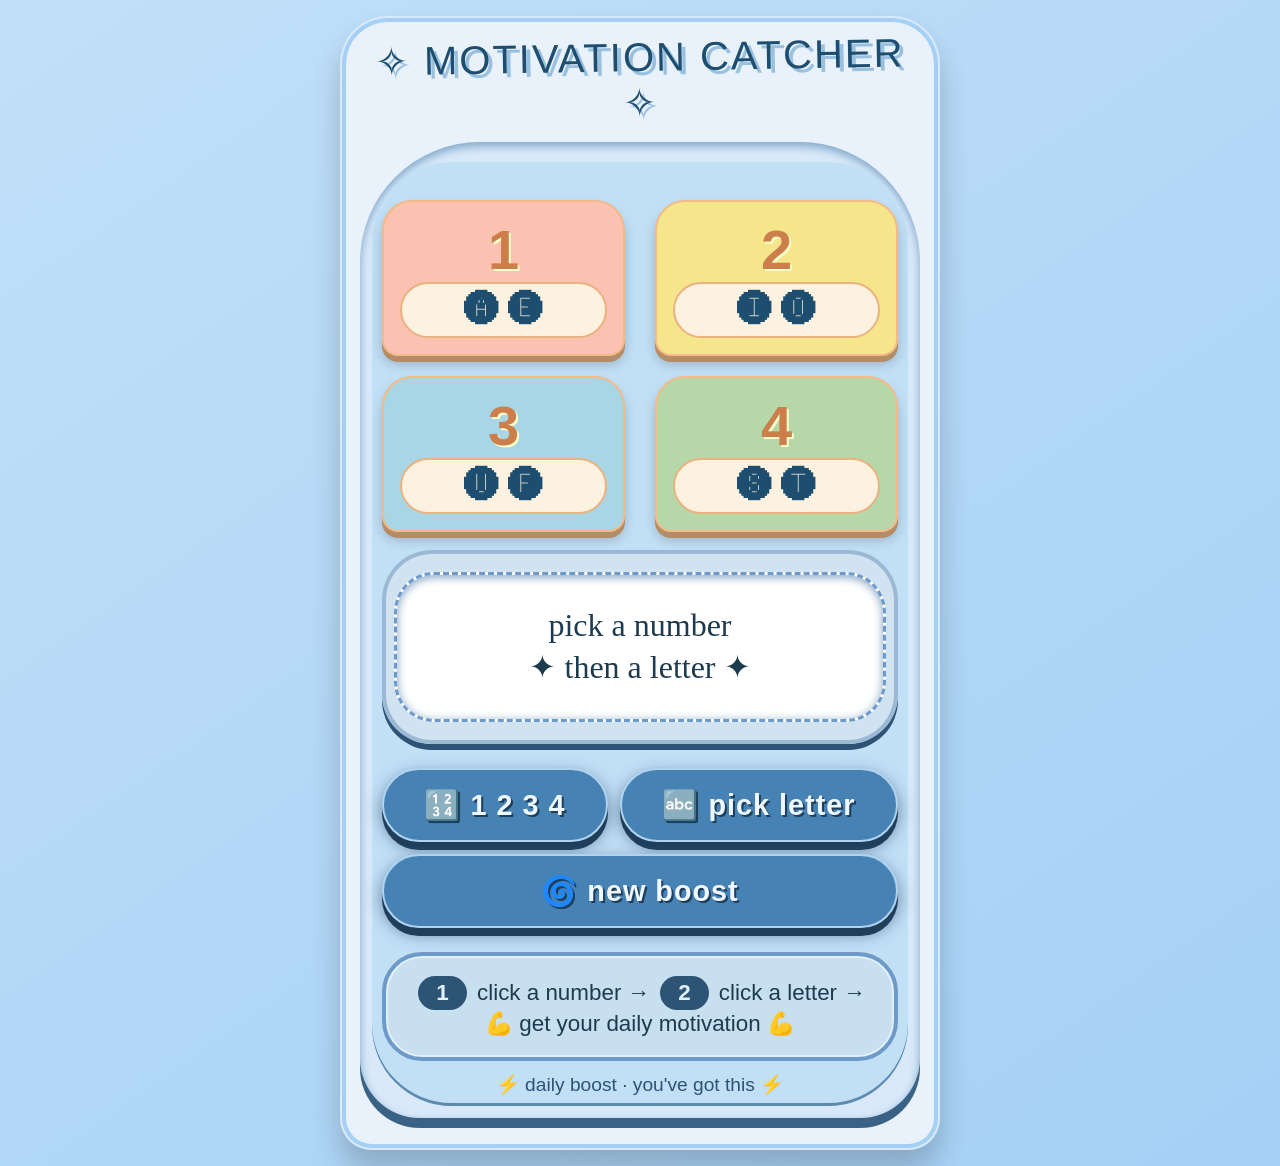
<file: three/xxx.html>
<!DOCTYPE html>
<html lang="en">
<head>
    <meta charset="UTF-8">
    <meta name="viewport" content="width=device-width, initial-scale=1.0">
    <title>motivation catcher · daily boost</title>
    <style>
        * {
            box-sizing: border-box;
            margin: 0;
            user-select: none;
        }

        body {
            background: linear-gradient(145deg, #c1e0f9 0%, #a5d0f5 100%);
            min-height: 100vh;
            display: flex;
            justify-content: center;
            align-items: center;
            font-family: 'Segoe UI', 'Comic Sans MS', 'Chalkboard SE', cursive, sans-serif;
            margin: 0;
            padding: 16px;
        }

        .game-container {
            background: #e9f2fa;
            border-radius: 48px 48px 32px 32px;
            box-shadow: 0 20px 30px rgba(0,0,0,0.2), inset 0 0 0 2px #d9e9f9, inset 0 0 0 6px #a5d0f5;
            padding: 28px 20px 32px 20px;
            max-width: 600px;
            width: 100%;
        }

        h1 {
            text-align: center;
            font-size: 2.5rem;
            font-weight: 500;
            letter-spacing: 2px;
            color: #1d4e6f;
            text-shadow: 4px 4px 0 #9ac0e0;
            margin-top: -10px;
            margin-bottom: 16px;
            word-break: break-word;
            transform: rotate(-1deg);
        }

        .fortune-paper {
            background: #d9e9f9;
            border-radius: 120px 120px 60px 60px;
            padding: 20px 12px 12px 12px;
            box-shadow: inset 0 4px 10px #7ca5c9, 0 10px 0 #3a6285;
        }

        .picker-zone {
            background: #c1dff5;
            border-radius: 80px;
            padding: 18px 10px 10px 10px;
            box-shadow: inset 0 -3px 0 #5f8ab0;
        }

        .fold-grid {
            display: flex;
            flex-wrap: wrap;
            justify-content: center;
            gap: 20px 30px;
            margin: 20px 0 18px;
        }

        .color-flap {
            background: #ffe7c4;
            border-radius: 30px 30px 16px 16px;
            padding: 20px 16px 16px;
            flex: 1 1 180px;
            min-width: 150px;
            box-shadow: 0 6px 0 #b48d66, 0 8px 12px rgba(0,0,0,0.2);
            transition: all 0.1s ease;
            border: 2px solid #f5ba88;
        }

        .flap-number {
            font-size: 3.5rem;
            line-height: 1;
            font-weight: 700;
            color: #cc7f4a;
            text-align: center;
            text-shadow: 2px 2px 0 #ffc;
            margin-bottom: 4px;
        }

        .flap-letters {
            display: flex;
            justify-content: center;
            gap: 16px;
            font-size: 2.2rem;
            font-weight: 600;
            color: #1d4e6f;
            background: #fdf1e0;
            border-radius: 60px;
            padding: 6px 10px;
            border: 2px solid #eab281;
        }

        .fortune-screen {
            background: #d1e2f0;
            border-radius: 50px;
            padding: 22px 12px;
            margin: 12px 0 24px;
            box-shadow: inset 0 0 0 4px #9bb9d4, 0 6px 0 #2d5475;
        }

        .fortune-message {
            background: white;
            font-size: 2rem;
            padding: 26px 16px;
            text-align: center;
            border-radius: 40px;
            color: #1d3b4f;
            box-shadow: inset 0 2px 10px #7c9ec2;
            border: 3px dashed #6d9ac8;
            word-break: break-word;
            min-height: 150px;
            display: flex;
            align-items: center;
            justify-content: center;
            line-height: 1.3;
            font-family: 'Kalam', 'Comic Sans MS', cursive;
        }

        .action-panel {
            display: flex;
            flex-wrap: wrap;
            justify-content: center;
            gap: 12px;
            margin: 16px 0 8px;
        }

        button {
            background: #4682b4;
            border: none;
            font-size: 1.8rem;
            font-weight: bold;
            padding: 18px 28px;
            border-radius: 60px;
            color: #f0f8ff;
            text-shadow: 2px 2px 0 #1e3e5c;
            box-shadow: 0 8px 0 #1e3e5c, 0 6px 16px #5f7f9f;
            cursor: pointer;
            transition: 0.06s linear;
            font-family: inherit;
            letter-spacing: 1px;
            flex: 1 1 auto;
            min-width: 160px;
            border: 2px solid #b0d4f0;
        }

        button:active {
            transform: translateY(6px);
            box-shadow: 0 2px 0 #1e3e5c, 0 6px 16px #5f7f9f;
        }

        .instructions {
            background: #c8dff0;
            border-radius: 40px;
            padding: 20px 16px;
            margin-top: 24px;
            font-size: 1.4rem;
            text-align: center;
            color: #1d3b4f;
            border: 4px solid #6d9ac8;
            box-shadow: inset 0 0 0 2px #e1f0fa;
        }

        .instructions span {
            background: #2d5475;
            color: #e1f0fa;
            padding: 4px 18px;
            border-radius: 60px;
            margin: 0 4px;
            font-weight: 600;
            display: inline-block;
        }

        .credit {
            text-align: center;
            margin-top: 12px;
            color: #2d5475;
            font-size: 1.2rem;
        }
    </style>
</head>
<body>
<div class="game-container">
    <h1>✧ MOTIVATION CATCHER ✧</h1>
    <div class="fortune-paper">
        <div class="picker-zone">
            <!-- the four coloured flaps -->
            <div class="fold-grid">
                <!-- flap 1 : red / north -->
                <div class="color-flap" style="background: #fbc1b1;">
                    <div class="flap-number">1</div>
                    <div class="flap-letters">🅐 🅔</div>
                </div>
                <!-- flap 2 : yellow / west -->
                <div class="color-flap" style="background: #f5e58b;">
                    <div class="flap-number">2</div>
                    <div class="flap-letters">🅘 🅞</div>
                </div>
                <!-- flap 3 : blue / south -->
                <div class="color-flap" style="background: #a9d6e5;">
                    <div class="flap-number">3</div>
                    <div class="flap-letters">🅤 🅕</div>
                </div>
                <!-- flap 4 : green / east -->
                <div class="color-flap" style="background: #b6d7a8;">
                    <div class="flap-number">4</div>
                    <div class="flap-letters">🅢 🅣</div>
                </div>
            </div>

            <!-- MOTIVATION DISPLAY -->
            <div class="fortune-screen">
                <div class="fortune-message" id="motivationText">
                    pick a number<br>✦ then a letter ✦
                </div>
            </div>

            <!-- BUTTON PANEL -->
            <div class="action-panel">
                <button id="chooseNumberBtn">🔢 1 2 3 4</button>
                <button id="chooseLetterBtn">🔤 pick letter</button>
                <button id="resetBtn">🌀 new boost</button>
            </div>

            <div class="instructions">
                <span>1</span> click a number → <span>2</span> click a letter →<br>
                💪 get your daily motivation 💪
            </div>
            <div class="credit">
                ⚡ daily boost · you've got this ⚡
            </div>
        </div>
    </div>
</div>

<script>
    (function() {
        // ----- MOTIVATIONAL QUOTES (eight powerful thoughts) -----
        const MOTIVATIONS = [
            "💪 YOU ARE STRONGER THAN YOU THINK 💪",
            "✨ TODAY IS FULL OF POSSIBILITIES ✨", 
            "🌟 BELIEVE YOU CAN AND YOU'RE HALFWAY THERE 🌟",
            "💖 YOU DESERVE GOOD THINGS TODAY 💖",
            "🌙 EVERY EXPERT WAS ONCE A BEGINNER 🌙",
            "⭐ YOUR POTENTIAL IS LIMITLESS ⭐",
            "🎉 PROGRESS > PERFECTION 🎉",
            "🍭 YOU ARE ENOUGH, JUST AS YOU ARE 🍭"
        ];

        // mapping flap number -> array of two letters
        const FLAP_LETTERS = {
            1: ['A', 'E'],
            2: ['I', 'O'],
            3: ['U', 'F'],
            4: ['S', 'T']
        };

        // ---------- state ----------
        let phase = 'number';            
        let selectedNumber = null;        
        let selectedLetter = null;        

        // DOM elements
        const motivationDiv = document.getElementById('motivationText');
        const numberBtn = document.getElementById('chooseNumberBtn');
        const letterBtn = document.getElementById('chooseLetterBtn');
        const resetBtn = document.getElementById('resetBtn');
        const flaps = document.querySelectorAll('.color-flap');

        // helper: clear any highlight from flaps
        function clearFlapHighlights() {
            flaps.forEach(flap => {
                flap.style.boxShadow = '0 6px 0 #b48d66, 0 8px 12px rgba(0,0,0,0.2)';
                flap.style.border = '2px solid #f5ba88';
            });
        }

        // highlight a specific flap by number
        function highlightFlap(number) {
            clearFlapHighlights();
            if (number >= 1 && number <= 4) {
                const target = flaps[number - 1];
                target.style.boxShadow = '0 0 0 4px #fdb, 0 6px 0 #b48d66, 0 8px 12px black';
                target.style.border = '3px solid #ff7f4f';
            }
        }

        // reset entire game
        function resetGame() {
            phase = 'number';
            selectedNumber = null;
            selectedLetter = null;
            clearFlapHighlights();
            motivationDiv.innerHTML = 'pick a number<br>✦ then a letter ✦';
        }

        // call when number is chosen
        function chooseNumber(num) {
            if (num < 1 || num > 4) return;
            selectedNumber = num;
            selectedLetter = null;
            phase = 'letter';
            highlightFlap(num);
            motivationDiv.innerHTML = `number ${num} · now pick a letter<br>➥ ${FLAP_LETTERS[num][0]}  or  ${FLAP_LETTERS[num][1]}`;
        }

        // pick a letter and show motivation
        function pickLetter(letter) {
            if (phase !== 'letter') {
                motivationDiv.innerHTML = 'first pick a number (click 1️⃣2️⃣3️⃣4️⃣)';
                return false;
            }
            if (selectedNumber === null) {
                phase = 'number';
                motivationDiv.innerHTML = 'pick a number first';
                return false;
            }

            const validLetters = FLAP_LETTERS[selectedNumber];
            if (!validLetters.includes(letter)) {
                motivationDiv.innerHTML = `🤔 pick ${validLetters[0]} or ${validLetters[1]}`;
                return false;
            }

            // valid letter chosen
            selectedLetter = letter;

            // generate motivation based on number + letter
            let letterIndex = (validLetters[0] === letter) ? 0 : 1;
            let motivationIdx = (selectedNumber - 1) * 2 + letterIndex;

            const finalMotivation = MOTIVATIONS[motivationIdx];

            // display motivation
            motivationDiv.innerHTML = `💫 ${finalMotivation} 💫`;
            phase = 'reveal';
            highlightFlap(selectedNumber);
            return true;
        }

        // number button - cycles through numbers
        numberBtn.addEventListener('click', () => {
            let nextNum;
            if (selectedNumber === null) {
                nextNum = 1;
            } else {
                nextNum = (selectedNumber % 4) + 1;
            }
            chooseNumber(nextNum);
        });

        // letter button - cycles through the two letters
        letterBtn.addEventListener('click', () => {
            if (phase !== 'letter' || selectedNumber === null) {
                motivationDiv.innerHTML = '❗ first choose a number (click 1️⃣2️⃣3️⃣4️⃣)';
                return;
            }

            const letters = FLAP_LETTERS[selectedNumber];
            
            if (phase === 'letter' && selectedLetter === null) {
                // pick first letter
                pickLetter(letters[0]);
            } 
            else if (phase === 'letter' && selectedLetter !== null) {
                // toggle between the two letters
                let nextLetter = (selectedLetter === letters[0]) ? letters[1] : letters[0];
                pickLetter(nextLetter);
            } 
            else if (phase === 'reveal') {
                // go back to letter phase with same number
                if (selectedNumber) {
                    phase = 'letter';
                    selectedLetter = null;
                    highlightFlap(selectedNumber);
                    motivationDiv.innerHTML = `number ${selectedNumber} · pick letter → ${FLAP_LETTERS[selectedNumber][0]} or ${FLAP_LETTERS[selectedNumber][1]}`;
                } else {
                    resetGame();
                }
            }
        });

        // reset button
        resetBtn.addEventListener('click', resetGame);

        // click on flap to choose number
        flaps.forEach((flap, index) => {
            flap.addEventListener('click', () => {
                const num = index + 1;
                chooseNumber(num);
            });
        });

        // initialize
        resetGame();
    })();
</script>
</body>
</html>
</file>
<file: legacy_static/style.css>
:root {
    /* Base Colors */
    --bg-color: #f0f0f0;
    --text-color: #333;
    --card-bg: #fff;
    --primary-color: #6200ea;

    /* Happy Theme */
    --happy-bg: linear-gradient(135deg, #fdfbfb 0%, #ebedee 100%);
    --happy-accent: #FFD700;
    --happy-btn-bg: #4CAF50;
    --happy-btn-text: #fff;

    /* Sad Theme */
    --sad-bg: linear-gradient(135deg, #e0c3fc 0%, #8ec5fc 100%);
    /* Actually let's make sad a bit more gloomy/calm but still nice */
    --sad-bg: linear-gradient(135deg, #accbee 0%, #e7f0fd 100%);
    --sad-accent: #607D8B;
    --sad-btn-bg: #5c6bc0;
    --sad-btn-text: #fff;

    --transition-speed: 0.3s;
}

body {
    margin: 0;
    font-family: 'Poppins', sans-serif;
    background: var(--bg-color);
    color: var(--text-color);
    overflow: hidden;
    /* Prevent scrolling during animations */
    height: 100vh;
    display: flex;
    justify-content: center;
    align-items: center;
}

#app {
    width: 100%;
    max-width: 600px;
    height: 100vh;
    position: relative;
    overflow: hidden;
}

.screen {
    position: absolute;
    top: 0;
    left: 0;
    width: 100%;
    height: 100%;
    display: flex;
    flex-direction: column;
    justify-content: center;
    align-items: center;
    transition: opacity var(--transition-speed) ease-in-out, transform var(--transition-speed) ease-in-out;
    opacity: 0;
    pointer-events: none;
    transform: scale(0.95);
}

.screen.active {
    opacity: 1;
    pointer-events: all;
    transform: scale(1);
}

.screen.hidden {
    display: none;
    /* Helpers for complete removal if needed, though opacity handles visual */
}

/* Mood Screen */
#mood-screen h1 {
    font-size: 2rem;
    margin-bottom: 2rem;
    text-align: center;
    color: #333;
}

.mood-buttons {
    display: flex;
    gap: 20px;
}

.mood-btn {
    padding: 15px 30px;
    font-size: 1.2rem;
    border: none;
    border-radius: 50px;
    cursor: pointer;
    transition: transform 0.2s, box-shadow 0.2s;
    display: flex;
    align-items: center;
    gap: 10px;
    font-weight: 600;
    box-shadow: 0 4px 6px rgba(0, 0, 0, 0.1);
}

.mood-btn:hover {
    transform: translateY(-5px);
    box-shadow: 0 8px 15px rgba(0, 0, 0, 0.15);
}

.mood-btn.happy {
    background-color: var(--happy-btn-bg);
    color: var(--happy-btn-text);
}

.mood-btn.sad {
    background-color: var(--sad-btn-bg);
    color: var(--sad-btn-text);
}

/* Game Screen */
#game-screen .header {
    position: absolute;
    top: 20px;
    width: 100%;
    text-align: center;
    z-index: 10;
}

#back-btn {
    position: absolute;
    left: 20px;
    top: 0;
    background: none;
    border: none;
    font-size: 1rem;
    cursor: pointer;
    color: inherit;
    font-weight: 600;
}

.fortune-teller-container {
    width: 300px;
    height: 300px;
    position: relative;
    perspective: 1000px;
    /* For 3D effects */
}

.fortune-teller {
    width: 100%;
    height: 100%;
    position: relative;
    transform-style: preserve-3d;
    transition: transform 0.5s;
    display: grid;
    grid-template-columns: 1fr 1fr;
    grid-template-rows: 1fr 1fr;
    gap: 5px;
}

/* Flaps/Segments */
.flap {
    width: 100%;
    height: 100%;
    display: flex;
    justify-content: center;
    align-items: center;
    cursor: pointer;
    font-weight: 800;
    font-size: 1.5rem;
    color: white;
    border-radius: 15px;
    /* Rounded corners */
    transition: transform 0.2s, background-color 0.3s;
    box-shadow: inset 0 0 20px rgba(0, 0, 0, 0.1), 0 5px 15px rgba(0, 0, 0, 0.1);
    /* Inset for depth */
    position: relative;
    overflow: hidden;
    text-shadow: 0 1px 2px rgba(0, 0, 0, 0.2);
}

.flap:hover {
    transform: scale(1.02);
    z-index: 2;
    filter: brightness(1.1);
}

/* Themes via body classes */
body.theme-happy {
    background: var(--happy-bg);
}

body.theme-happy .flap {
    border: 2px solid rgba(255, 255, 255, 0.3);
}

body.theme-sad {
    background: var(--sad-bg);
}

/* Result Screen */
.result-content {
    background: white;
    padding: 2rem;
    border-radius: 20px;
    text-align: center;
    box-shadow: 0 10px 25px rgba(0, 0, 0, 0.1);
    max-width: 80%;
    animation: popIn 0.5s cubic-bezier(0.175, 0.885, 0.32, 1.275);
}

.primary-btn {
    margin-top: 20px;
    padding: 10px 25px;
    background: var(--primary-color);
    color: white;
    border: none;
    border-radius: 25px;
    cursor: pointer;
    font-size: 1rem;
    transition: opacity 0.2s;
}

.primary-btn:hover {
    opacity: 0.9;
}

@keyframes popIn {
    0% {
        transform: scale(0.5);
        opacity: 0;
    }

    100% {
        transform: scale(1);
        opacity: 1;
    }
}

/* Specific colors for fortune teller inner flaps will act as "colors" */
.color-red {
    background-color: #FF5252;
}

.color-blue {
    background-color: #448AFF;
}

.color-green {
    background-color: #69F0AE;
}

.color-yellow {
    background-color: #FFD740;
}

.number-flap {
    background-color: #eee;
    color: #333;
    font-size: 1.5rem;
}
</file>
